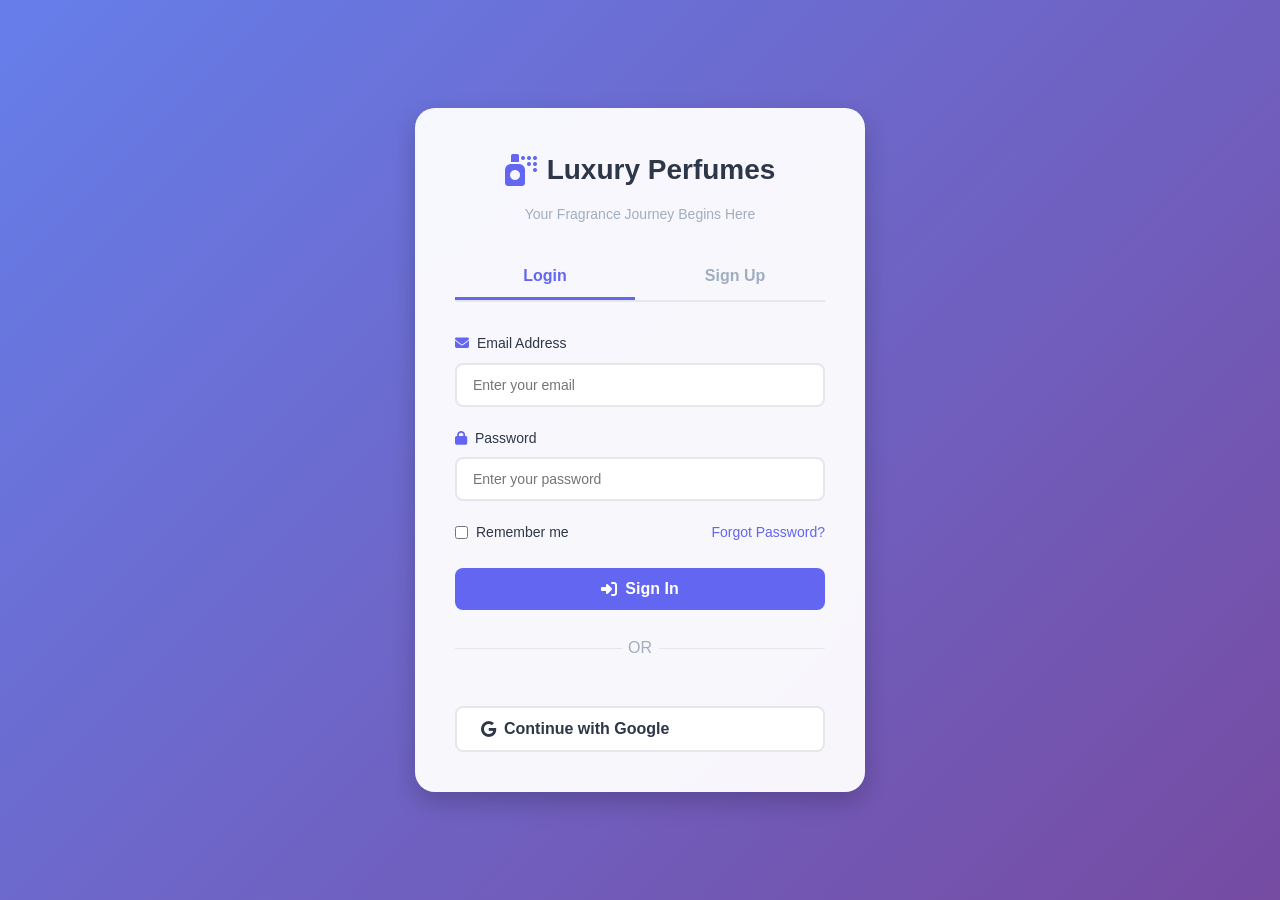
<file: index.html>
<!DOCTYPE html>
<html lang="en">
<head>
    <meta charset="UTF-8">
    <meta name="viewport" content="width=device-width, initial-scale=1.0">
    <title>Luxury Perfumes - Login</title>
    <link rel="stylesheet" href="styles.css">
    <link rel="stylesheet" href="https://cdnjs.cloudflare.com/ajax/libs/font-awesome/6.4.0/css/all.min.css">
</head>
<body class="auth-body">
    <div class="auth-container">
        <div class="auth-card">
            <div class="auth-header">
                <div class="logo">
                    <i class="fas fa-spray-can"></i>
                    <h1>Luxury Perfumes</h1>
                </div>
                <p class="tagline">Your Fragrance Journey Begins Here</p>
            </div>

            <div class="auth-tabs">
                <button class="tab-btn active" data-tab="login">Login</button>
                <button class="tab-btn" data-tab="signup">Sign Up</button>
            </div>

            <!-- Login Form -->
            <div class="auth-form active" id="login-form">
                <form id="loginForm">
                    <div class="form-group">
                        <label for="login-email">
                            <i class="fas fa-envelope"></i> Email Address
                        </label>
                        <input type="email" id="login-email" name="email" required placeholder="Enter your email">
                    </div>
                    <div class="form-group">
                        <label for="login-password">
                            <i class="fas fa-lock"></i> Password
                        </label>
                        <input type="password" id="login-password" name="password" required placeholder="Enter your password">
                    </div>
                    <div class="form-options">
                        <label class="checkbox-label">
                            <input type="checkbox" id="remember-me">
                            <span>Remember me</span>
                        </label>
                        <a href="#" class="forgot-password">Forgot Password?</a>
                    </div>
                    <button type="submit" class="btn btn-primary">
                        <i class="fas fa-sign-in-alt"></i> Sign In
                    </button>
                </form>
            </div>

            <!-- Sign Up Form -->
            <div class="auth-form" id="signup-form">
                <form id="signupForm">
                    <div class="form-group">
                        <label for="signup-name">
                            <i class="fas fa-user"></i> Full Name
                        </label>
                        <input type="text" id="signup-name" name="name" required placeholder="Enter your full name">
                    </div>
                    <div class="form-group">
                        <label for="signup-email">
                            <i class="fas fa-envelope"></i> Email Address
                        </label>
                        <input type="email" id="signup-email" name="email" required placeholder="Enter your email">
                    </div>
                    <div class="form-group">
                        <label for="signup-password">
                            <i class="fas fa-lock"></i> Password
                        </label>
                        <input type="password" id="signup-password" name="password" required placeholder="Create a password" minlength="6">
                    </div>
                    <div class="form-group">
                        <label for="signup-confirm-password">
                            <i class="fas fa-lock"></i> Confirm Password
                        </label>
                        <input type="password" id="signup-confirm-password" name="confirmPassword" required placeholder="Confirm your password">
                    </div>
                    <div class="form-options">
                        <label class="checkbox-label">
                            <input type="checkbox" id="terms" required>
                            <span>I agree to the <a href="#">Terms & Conditions</a></span>
                        </label>
                    </div>
                    <button type="submit" class="btn btn-primary">
                        <i class="fas fa-user-plus"></i> Create Account
                    </button>
                </form>
            </div>

            <div class="divider">
                <span>OR</span>
            </div>

            <button class="btn btn-google" id="googleSignIn">
                <i class="fab fa-google"></i> Continue with Google
            </button>

            <div class="auth-footer">
                <p id="auth-message" class="auth-message"></p>
            </div>
        </div>
    </div>

    <script src="auth.js"></script>
</body>
</html>
</file>
<file: styles.css>
/* Reset and Base Styles */
* {
    margin: 0;
    padding: 0;
    box-sizing: border-box;
}

:root {
    --primary-color: #6366f1;
    --primary-dark: #4f46e5;
    --secondary-color: #8b5cf6;
    --accent-color: #ec4899;
    --dark-bg: #1a1a2e;
    --dark-card: #16213e;
    --text-primary: #ffffff;
    --text-secondary: #a0aec0;
    --text-dark: #2d3748;
    --success: #10b981;
    --warning: #f59e0b;
    --error: #ef4444;
    --border-color: #2d3748;
    --shadow: 0 4px 6px rgba(0, 0, 0, 0.1);
    --shadow-lg: 0 10px 25px rgba(0, 0, 0, 0.2);
}

body {
    font-family: 'Segoe UI', Tahoma, Geneva, Verdana, sans-serif;
    line-height: 1.6;
    color: var(--text-primary);
    background: var(--dark-bg);
}

.container {
    max-width: 1200px;
    margin: 0 auto;
    padding: 0 20px;
}

/* Authentication Styles */
.auth-body {
    background: linear-gradient(135deg, #667eea 0%, #764ba2 100%);
    min-height: 100vh;
    display: flex;
    align-items: center;
    justify-content: center;
    padding: 20px;
}

.auth-container {
    width: 100%;
    max-width: 450px;
}

.auth-card {
    background: rgba(255, 255, 255, 0.95);
    backdrop-filter: blur(10px);
    border-radius: 20px;
    padding: 40px;
    box-shadow: var(--shadow-lg);
    color: var(--text-dark);
}

.auth-header {
    text-align: center;
    margin-bottom: 30px;
}

.logo {
    display: flex;
    align-items: center;
    justify-content: center;
    gap: 10px;
    margin-bottom: 10px;
}

.logo i {
    font-size: 32px;
    color: var(--primary-color);
}

.logo h1 {
    font-size: 28px;
    color: var(--text-dark);
}

.tagline {
    color: var(--text-secondary);
    font-size: 14px;
}

.auth-tabs {
    display: flex;
    gap: 10px;
    margin-bottom: 30px;
    border-bottom: 2px solid #e5e7eb;
}

.tab-btn {
    flex: 1;
    padding: 12px;
    background: none;
    border: none;
    font-size: 16px;
    font-weight: 600;
    color: var(--text-secondary);
    cursor: pointer;
    border-bottom: 3px solid transparent;
    transition: all 0.3s;
}

.tab-btn.active {
    color: var(--primary-color);
    border-bottom-color: var(--primary-color);
}

.auth-form {
    display: none;
}

.auth-form.active {
    display: block;
}

.form-group {
    margin-bottom: 20px;
}

.form-group label {
    display: flex;
    align-items: center;
    gap: 8px;
    margin-bottom: 8px;
    font-weight: 500;
    color: var(--text-dark);
    font-size: 14px;
}

.form-group label i {
    color: var(--primary-color);
}

.form-group input {
    width: 100%;
    padding: 12px 16px;
    border: 2px solid #e5e7eb;
    border-radius: 8px;
    font-size: 14px;
    transition: all 0.3s;
    background: white;
    color: var(--text-dark);
}

.form-group input:focus {
    outline: none;
    border-color: var(--primary-color);
    box-shadow: 0 0 0 3px rgba(99, 102, 241, 0.1);
}

.form-options {
    display: flex;
    justify-content: space-between;
    align-items: center;
    margin-bottom: 25px;
    font-size: 14px;
}

.checkbox-label {
    display: flex;
    align-items: center;
    gap: 8px;
    cursor: pointer;
}

.checkbox-label input[type="checkbox"] {
    width: auto;
    cursor: pointer;
}

.forgot-password {
    color: var(--primary-color);
    text-decoration: none;
    font-weight: 500;
}

.forgot-password:hover {
    text-decoration: underline;
}

.btn {
    padding: 12px 24px;
    border: none;
    border-radius: 8px;
    font-size: 16px;
    font-weight: 600;
    cursor: pointer;
    transition: all 0.3s;
    display: inline-flex;
    align-items: center;
    gap: 8px;
    text-decoration: none;
}

.btn-primary {
    background: var(--primary-color);
    color: white;
    width: 100%;
    justify-content: center;
}

.btn-primary:hover {
    background: var(--primary-dark);
    transform: translateY(-2px);
    box-shadow: var(--shadow);
}

.btn-google {
    width: 100%;
    background: white;
    color: var(--text-dark);
    border: 2px solid #e5e7eb;
    margin-top: 20px;
}

.btn-google:hover {
    background: #f9fafb;
    border-color: var(--primary-color);
}

.divider {
    text-align: center;
    margin: 25px 0;
    position: relative;
    color: var(--text-secondary);
}

.divider::before,
.divider::after {
    content: '';
    position: absolute;
    top: 50%;
    width: 45%;
    height: 1px;
    background: #e5e7eb;
}

.divider::before {
    left: 0;
}

.divider::after {
    right: 0;
}

.auth-message {
    margin-top: 15px;
    padding: 10px;
    border-radius: 8px;
    text-align: center;
    font-size: 14px;
    display: none;
}

.auth-message.success {
    background: #d1fae5;
    color: #065f46;
    display: block;
}

.auth-message.error {
    background: #fee2e2;
    color: #991b1b;
    display: block;
}

/* Customer Dashboard Styles */
.navbar {
    background: var(--dark-card);
    padding: 15px 0;
    box-shadow: var(--shadow);
    position: sticky;
    top: 0;
    z-index: 1000;
}

.nav-container {
    max-width: 1400px;
    margin: 0 auto;
    padding: 0 20px;
    display: flex;
    align-items: center;
    justify-content: space-between;
    gap: 30px;
}

.nav-brand {
    display: flex;
    align-items: center;
    gap: 10px;
    font-size: 20px;
    font-weight: 700;
    color: var(--primary-color);
}

.nav-brand i {
    font-size: 24px;
}

.nav-menu {
    display: flex;
    gap: 25px;
    flex: 1;
}

.nav-link {
    color: var(--text-secondary);
    text-decoration: none;
    font-weight: 500;
    transition: color 0.3s;
    position: relative;
}

.nav-link:hover,
.nav-link.active {
    color: var(--primary-color);
}

.nav-link.active::after {
    content: '';
    position: absolute;
    bottom: -5px;
    left: 0;
    right: 0;
    height: 2px;
    background: var(--primary-color);
}

.nav-actions {
    display: flex;
    align-items: center;
    gap: 20px;
}

.search-box {
    position: relative;
    display: flex;
    align-items: center;
}

.search-box i {
    position: absolute;
    left: 12px;
    color: var(--text-secondary);
}

.search-box input {
    padding: 10px 12px 10px 40px;
    background: rgba(255, 255, 255, 0.1);
    border: 1px solid var(--border-color);
    border-radius: 8px;
    color: var(--text-primary);
    width: 250px;
    font-size: 14px;
}

.search-box input::placeholder {
    color: var(--text-secondary);
}

.cart-btn {
    position: relative;
    background: none;
    border: none;
    color: var(--text-primary);
    font-size: 20px;
    cursor: pointer;
    padding: 8px;
}

.cart-count {
    position: absolute;
    top: 0;
    right: 0;
    background: var(--accent-color);
    color: white;
    border-radius: 50%;
    width: 20px;
    height: 20px;
    display: flex;
    align-items: center;
    justify-content: center;
    font-size: 12px;
    font-weight: 600;
}

.user-menu {
    position: relative;
}

.user-btn {
    display: flex;
    align-items: center;
    gap: 8px;
    background: none;
    border: none;
    color: var(--text-primary);
    cursor: pointer;
    padding: 8px 12px;
    border-radius: 8px;
    transition: background 0.3s;
}

.user-btn:hover {
    background: rgba(255, 255, 255, 0.1);
}

.user-dropdown {
    position: absolute;
    top: 100%;
    right: 0;
    margin-top: 10px;
    background: var(--dark-card);
    border-radius: 8px;
    box-shadow: var(--shadow-lg);
    min-width: 200px;
    display: none;
    z-index: 1000;
}

.user-dropdown.active {
    display: block;
}

.user-dropdown a {
    display: flex;
    align-items: center;
    gap: 10px;
    padding: 12px 16px;
    color: var(--text-primary);
    text-decoration: none;
    transition: background 0.3s;
}

.user-dropdown a:hover {
    background: rgba(255, 255, 255, 0.1);
}

/* Hero Section */
.hero-section {
    background: linear-gradient(135deg, #667eea 0%, #764ba2 100%);
    padding: 80px 20px;
    display: flex;
    align-items: center;
    justify-content: space-between;
    max-width: 1400px;
    margin: 0 auto;
    gap: 40px;
}

.hero-content {
    flex: 1;
    max-width: 600px;
}

.hero-title {
    font-size: 48px;
    font-weight: 700;
    margin-bottom: 20px;
    line-height: 1.2;
}

.hero-subtitle {
    font-size: 20px;
    color: rgba(255, 255, 255, 0.9);
    margin-bottom: 30px;
}

.btn-hero {
    background: white;
    color: var(--primary-color);
    padding: 15px 30px;
    font-size: 18px;
}

.btn-hero:hover {
    transform: translateY(-2px);
    box-shadow: var(--shadow-lg);
}

.hero-image {
    flex: 1;
    max-width: 500px;
}

.hero-image img {
    width: 100%;
    border-radius: 20px;
    box-shadow: var(--shadow-lg);
}

/* Categories Section */
.categories-section {
    padding: 60px 20px;
    background: var(--dark-bg);
}

.section-title {
    font-size: 32px;
    font-weight: 700;
    margin-bottom: 40px;
    text-align: center;
}

.categories-grid {
    display: grid;
    grid-template-columns: repeat(auto-fit, minmax(250px, 1fr));
    gap: 30px;
    max-width: 1200px;
    margin: 0 auto;
}

.category-card {
    background: var(--dark-card);
    padding: 40px 30px;
    border-radius: 16px;
    text-align: center;
    cursor: pointer;
    transition: all 0.3s;
    border: 2px solid transparent;
}

.category-card:hover {
    transform: translateY(-5px);
    border-color: var(--primary-color);
    box-shadow: var(--shadow-lg);
}

.category-icon {
    width: 80px;
    height: 80px;
    margin: 0 auto 20px;
    background: linear-gradient(135deg, var(--primary-color), var(--secondary-color));
    border-radius: 50%;
    display: flex;
    align-items: center;
    justify-content: center;
    font-size: 32px;
    color: white;
}

.category-card h3 {
    font-size: 20px;
    margin-bottom: 10px;
}

.category-card p {
    color: var(--text-secondary);
}

/* Products Section */
.products-section {
    padding: 60px 20px;
    background: var(--dark-bg);
}

.section-header {
    display: flex;
    justify-content: space-between;
    align-items: center;
    margin-bottom: 40px;
    flex-wrap: wrap;
    gap: 20px;
}

.filter-buttons {
    display: flex;
    gap: 10px;
}

.filter-btn {
    padding: 10px 20px;
    background: var(--dark-card);
    border: 2px solid var(--border-color);
    color: var(--text-secondary);
    border-radius: 8px;
    cursor: pointer;
    transition: all 0.3s;
    font-weight: 500;
}

.filter-btn:hover,
.filter-btn.active {
    background: var(--primary-color);
    border-color: var(--primary-color);
    color: white;
}

.products-grid {
    display: grid;
    grid-template-columns: repeat(auto-fill, minmax(280px, 1fr));
    gap: 30px;
    max-width: 1400px;
    margin: 0 auto;
}

.product-card {
    background: var(--dark-card);
    border-radius: 16px;
    overflow: hidden;
    transition: all 0.3s;
    cursor: pointer;
    border: 2px solid transparent;
}

.product-card:hover {
    transform: translateY(-5px);
    box-shadow: var(--shadow-lg);
    border-color: var(--primary-color);
}

.product-image {
    width: 100%;
    height: 300px;
    object-fit: cover;
    background: var(--dark-bg);
}

.product-info {
    padding: 20px;
}

.product-name {
    font-size: 18px;
    font-weight: 600;
    margin-bottom: 8px;
}

.product-category {
    color: var(--text-secondary);
    font-size: 14px;
    margin-bottom: 12px;
}

.product-price {
    display: flex;
    align-items: center;
    gap: 15px;
    margin-bottom: 15px;
}

.price {
    font-size: 24px;
    font-weight: 700;
    color: var(--primary-color);
}

.old-price {
    font-size: 16px;
    color: var(--text-secondary);
    text-decoration: line-through;
}

.add-to-cart-btn {
    width: 100%;
    padding: 12px;
    background: var(--primary-color);
    color: white;
    border: none;
    border-radius: 8px;
    font-weight: 600;
    cursor: pointer;
    transition: all 0.3s;
}

.add-to-cart-btn:hover {
    background: var(--primary-dark);
}

/* Cart Sidebar */
.cart-sidebar {
    position: fixed;
    right: -400px;
    top: 0;
    width: 400px;
    height: 100vh;
    background: var(--dark-card);
    box-shadow: var(--shadow-lg);
    z-index: 2000;
    transition: right 0.3s;
    display: flex;
    flex-direction: column;
}

.cart-sidebar.active {
    right: 0;
}

.cart-header {
    padding: 20px;
    border-bottom: 1px solid var(--border-color);
    display: flex;
    justify-content: space-between;
    align-items: center;
}

.cart-header h3 {
    font-size: 20px;
}

.close-cart {
    background: none;
    border: none;
    color: var(--text-primary);
    font-size: 20px;
    cursor: pointer;
}

.cart-items {
    flex: 1;
    overflow-y: auto;
    padding: 20px;
}

.empty-cart {
    text-align: center;
    color: var(--text-secondary);
    padding: 40px 20px;
}

.cart-item {
    display: flex;
    gap: 15px;
    padding: 15px 0;
    border-bottom: 1px solid var(--border-color);
}

.cart-item-image {
    width: 80px;
    height: 80px;
    object-fit: cover;
    border-radius: 8px;
}

.cart-item-info {
    flex: 1;
}

.cart-item-name {
    font-weight: 600;
    margin-bottom: 5px;
}

.cart-item-price {
    color: var(--primary-color);
    font-weight: 600;
}

.cart-item-remove {
    background: none;
    border: none;
    color: var(--error);
    cursor: pointer;
    padding: 5px;
}

.cart-footer {
    padding: 20px;
    border-top: 1px solid var(--border-color);
}

.cart-total {
    display: flex;
    justify-content: space-between;
    font-size: 20px;
    font-weight: 700;
    margin-bottom: 15px;
}

.btn-checkout {
    width: 100%;
}

.cart-overlay {
    position: fixed;
    top: 0;
    left: 0;
    right: 0;
    bottom: 0;
    background: rgba(0, 0, 0, 0.5);
    z-index: 1999;
    display: none;
}

.cart-overlay.active {
    display: block;
}

/* Footer */
.footer {
    background: var(--dark-card);
    padding: 60px 20px 20px;
    margin-top: 80px;
}

.footer-content {
    display: grid;
    grid-template-columns: repeat(auto-fit, minmax(250px, 1fr));
    gap: 40px;
    margin-bottom: 40px;
}

.footer-section h4 {
    margin-bottom: 20px;
    color: var(--primary-color);
}

.footer-section p {
    color: var(--text-secondary);
    margin-bottom: 15px;
}

.footer-section ul {
    list-style: none;
}

.footer-section ul li {
    margin-bottom: 10px;
}

.footer-section ul li a {
    color: var(--text-secondary);
    text-decoration: none;
    transition: color 0.3s;
}

.footer-section ul li a:hover {
    color: var(--primary-color);
}

.social-links {
    display: flex;
    gap: 15px;
    margin-top: 15px;
}

.social-links a {
    width: 40px;
    height: 40px;
    background: var(--dark-bg);
    border-radius: 50%;
    display: flex;
    align-items: center;
    justify-content: center;
    color: var(--text-primary);
    transition: all 0.3s;
}

.social-links a:hover {
    background: var(--primary-color);
    transform: translateY(-3px);
}

.footer-bottom {
    text-align: center;
    padding-top: 20px;
    border-top: 1px solid var(--border-color);
    color: var(--text-secondary);
}

/* Admin Dashboard Styles */
.admin-body {
    display: flex;
    min-height: 100vh;
    background: var(--dark-bg);
}

.admin-sidebar {
    width: 260px;
    background: var(--dark-card);
    display: flex;
    flex-direction: column;
    position: fixed;
    height: 100vh;
    overflow-y: auto;
}

.sidebar-header {
    padding: 30px 20px;
    border-bottom: 1px solid var(--border-color);
    display: flex;
    align-items: center;
    gap: 12px;
}

.sidebar-header i {
    font-size: 28px;
    color: var(--primary-color);
}

.sidebar-header h2 {
    font-size: 20px;
}

.sidebar-nav {
    flex: 1;
    padding: 20px 0;
}

.nav-item {
    display: flex;
    align-items: center;
    gap: 12px;
    padding: 15px 20px;
    color: var(--text-secondary);
    text-decoration: none;
    transition: all 0.3s;
    border-left: 3px solid transparent;
}

.nav-item:hover,
.nav-item.active {
    background: rgba(99, 102, 241, 0.1);
    color: var(--primary-color);
    border-left-color: var(--primary-color);
}

.sidebar-footer {
    padding: 20px;
    border-top: 1px solid var(--border-color);
}

.view-site,
.logout-link {
    display: flex;
    align-items: center;
    gap: 12px;
    padding: 12px;
    color: var(--text-secondary);
    text-decoration: none;
    border-radius: 8px;
    transition: all 0.3s;
    margin-bottom: 10px;
}

.view-site:hover,
.logout-link:hover {
    background: rgba(255, 255, 255, 0.1);
    color: var(--text-primary);
}

.admin-main {
    flex: 1;
    margin-left: 260px;
    display: flex;
    flex-direction: column;
}

.admin-header {
    background: var(--dark-card);
    padding: 20px 30px;
    display: flex;
    justify-content: space-between;
    align-items: center;
    box-shadow: var(--shadow);
    position: sticky;
    top: 0;
    z-index: 100;
}

.header-left {
    display: flex;
    align-items: center;
    gap: 20px;
}

.menu-toggle {
    display: none;
    background: none;
    border: none;
    color: var(--text-primary);
    font-size: 20px;
    cursor: pointer;
}

.admin-header h1 {
    font-size: 24px;
}

.header-right {
    display: flex;
    align-items: center;
    gap: 20px;
}

.notification-btn {
    position: relative;
    background: none;
    border: none;
    color: var(--text-primary);
    font-size: 20px;
    cursor: pointer;
    padding: 8px;
}

.badge {
    position: absolute;
    top: 0;
    right: 0;
    background: var(--error);
    color: white;
    border-radius: 50%;
    width: 18px;
    height: 18px;
    display: flex;
    align-items: center;
    justify-content: center;
    font-size: 10px;
    font-weight: 600;
}

.admin-user {
    display: flex;
    align-items: center;
    gap: 10px;
}

.admin-user img {
    width: 40px;
    height: 40px;
    border-radius: 50%;
}

.admin-content {
    flex: 1;
    padding: 30px;
}

.page-content {
    display: none;
}

.page-content.active {
    display: block;
}

.stats-grid {
    display: grid;
    grid-template-columns: repeat(auto-fit, minmax(250px, 1fr));
    gap: 20px;
    margin-bottom: 30px;
}

.stat-card {
    background: var(--dark-card);
    padding: 25px;
    border-radius: 12px;
    display: flex;
    align-items: center;
    gap: 20px;
    box-shadow: var(--shadow);
}

.stat-icon {
    width: 60px;
    height: 60px;
    border-radius: 12px;
    display: flex;
    align-items: center;
    justify-content: center;
    font-size: 24px;
    color: white;
}

.stat-icon.sales {
    background: linear-gradient(135deg, #10b981, #059669);
}

.stat-icon.orders {
    background: linear-gradient(135deg, #3b82f6, #2563eb);
}

.stat-icon.products {
    background: linear-gradient(135deg, #8b5cf6, #7c3aed);
}

.stat-icon.customers {
    background: linear-gradient(135deg, #f59e0b, #d97706);
}

.stat-info h3 {
    font-size: 14px;
    color: var(--text-secondary);
    margin-bottom: 5px;
}

.stat-value {
    font-size: 28px;
    font-weight: 700;
    margin-bottom: 5px;
}

.stat-change {
    font-size: 12px;
    font-weight: 600;
}

.stat-change.positive {
    color: var(--success);
}

.dashboard-grid {
    display: grid;
    grid-template-columns: 2fr 1fr;
    gap: 20px;
}

.dashboard-card {
    background: var(--dark-card);
    border-radius: 12px;
    padding: 25px;
    box-shadow: var(--shadow);
}

.card-header {
    display: flex;
    justify-content: space-between;
    align-items: center;
    margin-bottom: 20px;
}

.card-header h3 {
    font-size: 18px;
}

.view-all {
    color: var(--primary-color);
    text-decoration: none;
    font-size: 14px;
}

.table-container {
    overflow-x: auto;
}

.data-table {
    width: 100%;
    border-collapse: collapse;
}

.data-table th {
    text-align: left;
    padding: 12px;
    border-bottom: 1px solid var(--border-color);
    color: var(--text-secondary);
    font-weight: 600;
    font-size: 14px;
}

.data-table td {
    padding: 12px;
    border-bottom: 1px solid var(--border-color);
}

.data-table tr:hover {
    background: rgba(255, 255, 255, 0.05);
}

.status-badge {
    padding: 6px 12px;
    border-radius: 20px;
    font-size: 12px;
    font-weight: 600;
    display: inline-block;
}

.status-badge.pending {
    background: rgba(245, 158, 11, 0.2);
    color: var(--warning);
}

.status-badge.processing {
    background: rgba(59, 130, 246, 0.2);
    color: #3b82f6;
}

.status-badge.shipped {
    background: rgba(139, 92, 246, 0.2);
    color: var(--secondary-color);
}

.status-badge.delivered {
    background: rgba(16, 185, 129, 0.2);
    color: var(--success);
}

.status-badge.cancelled {
    background: rgba(239, 68, 68, 0.2);
    color: var(--error);
}

.action-btn {
    padding: 6px 12px;
    border: none;
    border-radius: 6px;
    cursor: pointer;
    font-size: 12px;
    font-weight: 600;
    margin-right: 5px;
    transition: all 0.3s;
}

.btn-edit {
    background: rgba(59, 130, 246, 0.2);
    color: #3b82f6;
}

.btn-delete {
    background: rgba(239, 68, 68, 0.2);
    color: var(--error);
}

.btn-view {
    background: rgba(16, 185, 129, 0.2);
    color: var(--success);
}

.action-btn:hover {
    transform: translateY(-2px);
    box-shadow: var(--shadow);
}

.page-header {
    display: flex;
    justify-content: space-between;
    align-items: center;
    margin-bottom: 30px;
    flex-wrap: wrap;
    gap: 20px;
}

.page-header h2 {
    font-size: 28px;
}

.table-filters {
    display: flex;
    gap: 15px;
    margin-bottom: 20px;
}

.search-input,
.filter-select {
    padding: 10px 15px;
    background: var(--dark-card);
    border: 1px solid var(--border-color);
    border-radius: 8px;
    color: var(--text-primary);
    font-size: 14px;
}

.search-input {
    flex: 1;
    max-width: 300px;
}

.top-products-list {
    display: flex;
    flex-direction: column;
    gap: 15px;
}

.top-product-item {
    display: flex;
    align-items: center;
    gap: 15px;
    padding: 15px;
    background: rgba(255, 255, 255, 0.05);
    border-radius: 8px;
}

.top-product-item img {
    width: 60px;
    height: 60px;
    object-fit: cover;
    border-radius: 8px;
}

.top-product-info {
    flex: 1;
}

.top-product-name {
    font-weight: 600;
    margin-bottom: 5px;
}

.top-product-sales {
    color: var(--text-secondary);
    font-size: 14px;
}

/* Modal Styles */
.modal {
    position: fixed;
    top: 0;
    left: 0;
    right: 0;
    bottom: 0;
    z-index: 3000;
    display: none;
    align-items: center;
    justify-content: center;
    padding: 20px;
}

.modal.active {
    display: flex;
}

.modal-overlay {
    position: fixed;
    top: 0;
    left: 0;
    right: 0;
    bottom: 0;
    background: rgba(0, 0, 0, 0.7);
    z-index: 2999;
    display: none;
}

.modal-overlay.active {
    display: block;
}

.modal-content {
    background: var(--dark-card);
    border-radius: 16px;
    max-width: 600px;
    width: 100%;
    max-height: 90vh;
    overflow-y: auto;
    z-index: 3001;
    box-shadow: var(--shadow-lg);
}

.modal-header {
    padding: 25px;
    border-bottom: 1px solid var(--border-color);
    display: flex;
    justify-content: space-between;
    align-items: center;
}

.modal-header h3 {
    font-size: 20px;
}

.close-modal {
    background: none;
    border: none;
    color: var(--text-primary);
    font-size: 24px;
    cursor: pointer;
}

.modal-body {
    padding: 25px;
}

.form-row {
    display: grid;
    grid-template-columns: 1fr 1fr;
    gap: 20px;
    margin-bottom: 20px;
}

.modal-body .form-group {
    margin-bottom: 20px;
}

.modal-body label {
    display: block;
    margin-bottom: 8px;
    font-weight: 500;
    color: var(--text-primary);
}

.modal-body input,
.modal-body select,
.modal-body textarea {
    width: 100%;
    padding: 12px;
    background: var(--dark-bg);
    border: 1px solid var(--border-color);
    border-radius: 8px;
    color: var(--text-primary);
    font-size: 14px;
}

.modal-body input:focus,
.modal-body select:focus,
.modal-body textarea:focus {
    outline: none;
    border-color: var(--primary-color);
}

.modal-footer {
    display: flex;
    justify-content: flex-end;
    gap: 15px;
    margin-top: 25px;
    padding-top: 25px;
    border-top: 1px solid var(--border-color);
}

.btn-secondary {
    background: var(--dark-bg);
    color: var(--text-primary);
    border: 1px solid var(--border-color);
}

.btn-secondary:hover {
    background: rgba(255, 255, 255, 0.1);
}

.analytics-grid {
    display: grid;
    grid-template-columns: repeat(auto-fit, minmax(400px, 1fr));
    gap: 20px;
}

.analytics-card {
    background: var(--dark-card);
    padding: 25px;
    border-radius: 12px;
    box-shadow: var(--shadow);
}

.analytics-card h3 {
    margin-bottom: 20px;
}

.chart-placeholder {
    height: 300px;
    display: flex;
    flex-direction: column;
    align-items: center;
    justify-content: center;
    background: var(--dark-bg);
    border-radius: 8px;
    color: var(--text-secondary);
}

.chart-placeholder i {
    font-size: 48px;
    margin-bottom: 15px;
}

.date-range {
    display: flex;
    align-items: center;
    gap: 15px;
}

.date-range input {
    padding: 10px;
    background: var(--dark-card);
    border: 1px solid var(--border-color);
    border-radius: 8px;
    color: var(--text-primary);
}

.settings-container {
    max-width: 800px;
}

.settings-section {
    background: var(--dark-card);
    padding: 25px;
    border-radius: 12px;
    margin-bottom: 20px;
    box-shadow: var(--shadow);
}

.settings-section h3 {
    margin-bottom: 20px;
    color: var(--primary-color);
}

.setting-item {
    margin-bottom: 20px;
}

.setting-item label {
    display: block;
    margin-bottom: 8px;
    font-weight: 500;
    color: var(--text-primary);
}

.setting-item input {
    width: 100%;
    padding: 12px;
    background: var(--dark-bg);
    border: 1px solid var(--border-color);
    border-radius: 8px;
    color: var(--text-primary);
}

/* Responsive Design */
@media (max-width: 768px) {
    .nav-menu {
        display: none;
    }

    .menu-toggle {
        display: block;
    }

    .admin-sidebar {
        transform: translateX(-100%);
        transition: transform 0.3s;
    }

    .admin-sidebar.active {
        transform: translateX(0);
    }

    .admin-main {
        margin-left: 0;
    }

    .hero-section {
        flex-direction: column;
        text-align: center;
    }

    .hero-title {
        font-size: 32px;
    }

    .dashboard-grid {
        grid-template-columns: 1fr;
    }

    .form-row {
        grid-template-columns: 1fr;
    }

    .cart-sidebar {
        width: 100%;
        right: -100%;
    }

    .products-grid {
        grid-template-columns: 1fr;
    }

    .stats-grid {
        grid-template-columns: 1fr;
    }
}
</file>
